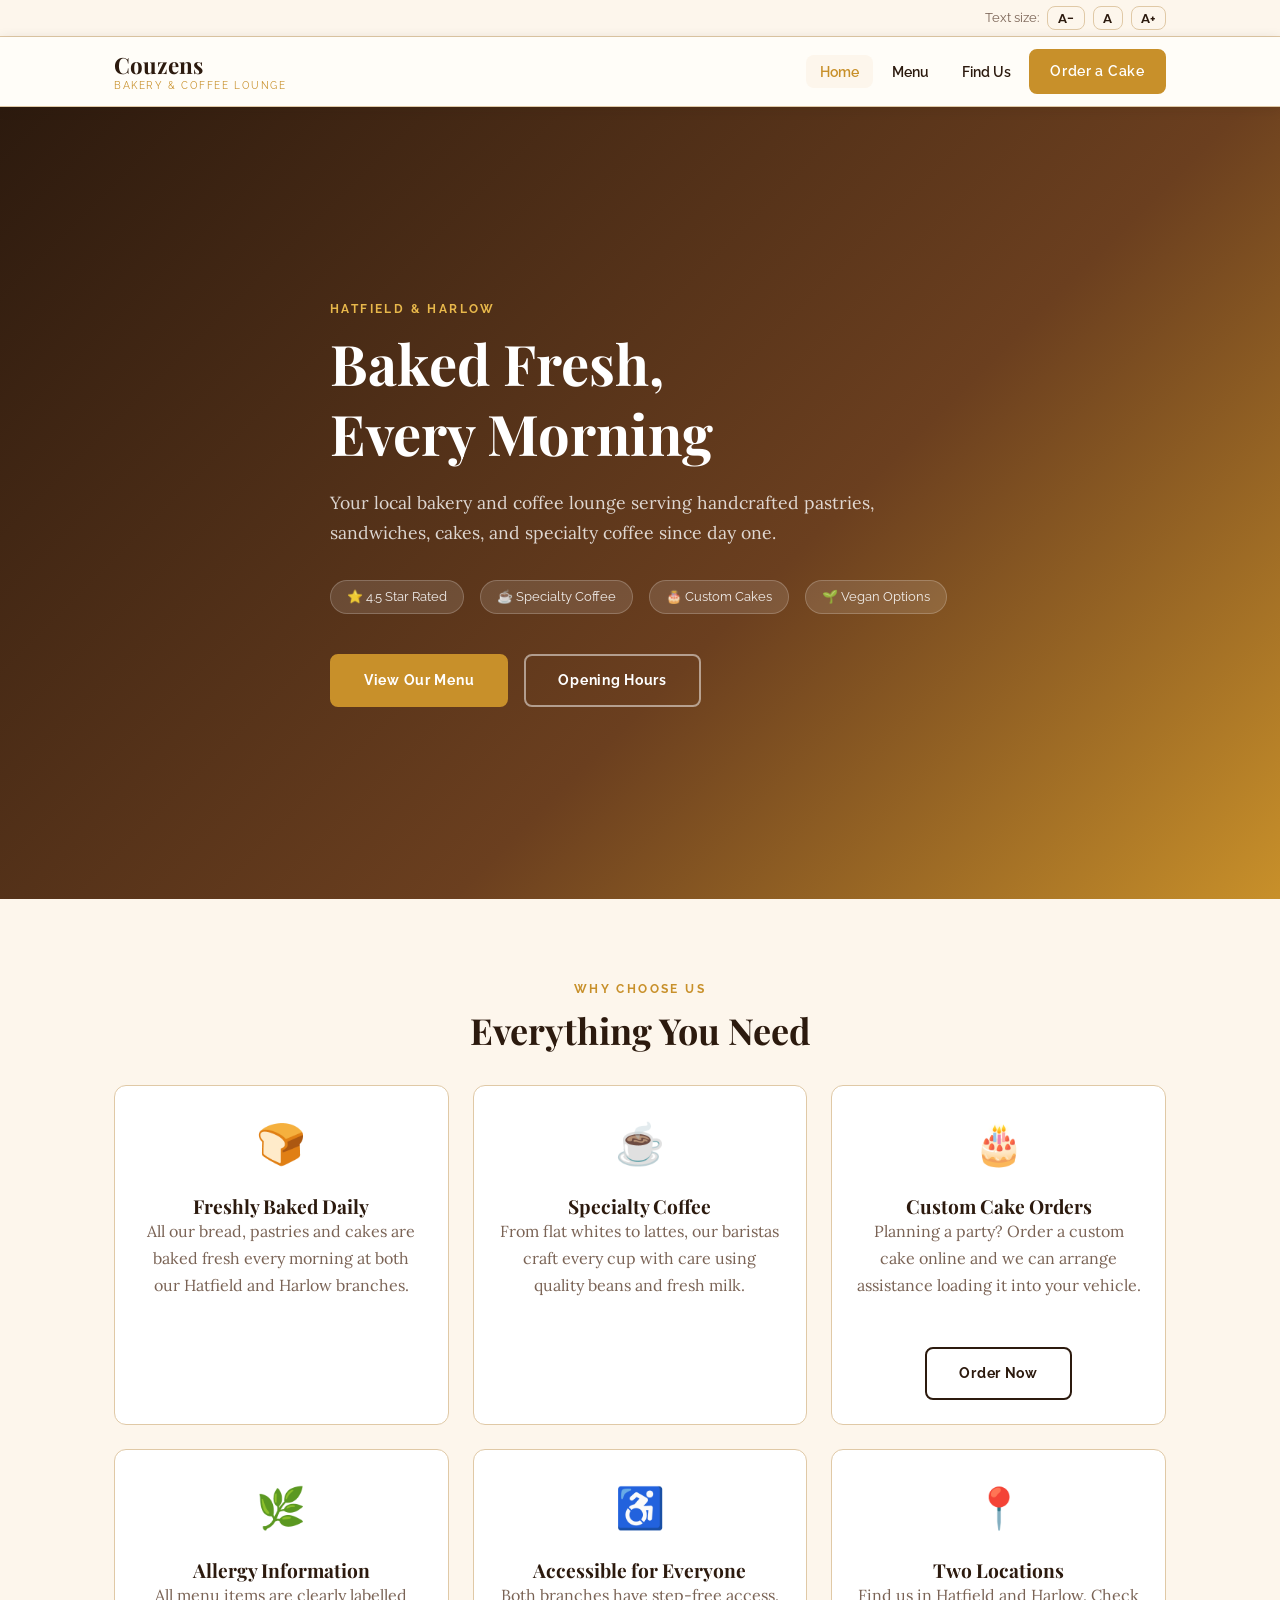
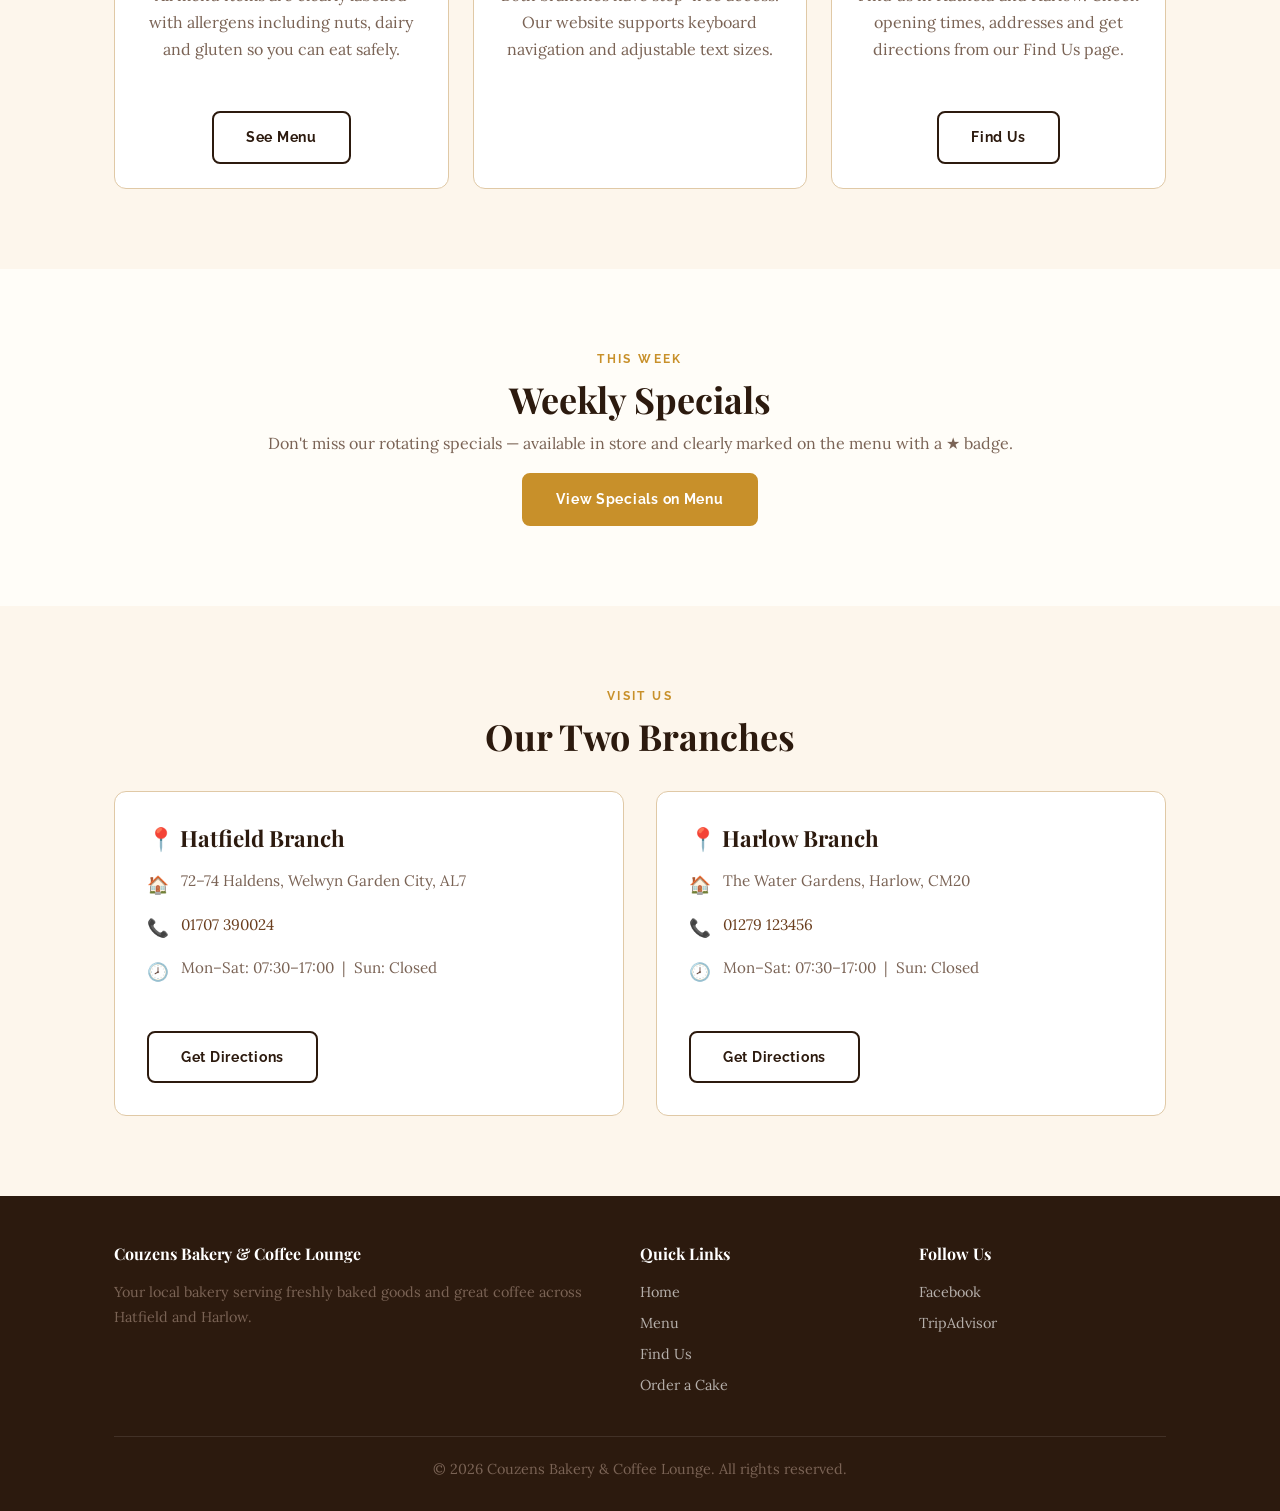
<file: index.html>
<!DOCTYPE html>
<html lang="en">
<head>
  <meta charset="UTF-8" />
  <meta name="viewport" content="width=device-width, initial-scale=1.0" />
  <meta name="description" content="Couzens Bakery and Coffee Lounge — freshly baked goods and great coffee in Hatfield and Harlow." />
  <title>Couzens Bakery & Coffee Lounge</title>
  <link rel="preconnect" href="https://fonts.googleapis.com" />
  <link rel="preconnect" href="https://fonts.gstatic.com" crossorigin />
  <link href="https://fonts.googleapis.com/css2?family=Playfair+Display:wght@400;700&family=Lora&family=Raleway:wght@400;600;700&display=swap" rel="stylesheet" />
  <link rel="stylesheet" href="css/style.css" />
</head>
<body>

  <a class="skip-link" href="#main">Skip to main content</a>

  <div class="a11y-bar" role="toolbar" aria-label="Text size controls">
    <div class="container">
      <span>Text size:</span>
      <button class="font-btn" data-action="decrease" aria-label="Decrease text size">A−</button>
      <button class="font-btn" data-action="reset"    aria-label="Reset text size">A</button>
      <button class="font-btn" data-action="increase" aria-label="Increase text size">A+</button>
    </div>
  </div>

  <nav class="navbar" aria-label="Main navigation">
    <div class="container">
      <a href="index.html" class="nav-logo" aria-label="Couzens Bakery home">
        Couzens
        <span>Bakery &amp; Coffee Lounge</span>
      </a>
      <button class="nav-toggle" aria-expanded="false" aria-controls="nav-links" aria-label="Toggle navigation menu">
        <span></span><span></span><span></span>
      </button>
      <ul class="nav-links" id="nav-links" role="list">
        <li><a href="index.html" class="active">Home</a></li>
        <li><a href="menu.html">Menu</a></li>
        <li><a href="info.html">Find Us</a></li>
        <li><a href="order.html" class="btn btn-primary">Order a Cake</a></li>
      </ul>
    </div>
  </nav>

  <main id="main">

    <section class="hero" aria-labelledby="hero-heading">
      <div class="container">
        <div class="hero-content">
          <span class="section-label">Hatfield &amp; Harlow</span>
          <h1 id="hero-heading">Baked Fresh,<br>Every Morning</h1>
          <p>Your local bakery and coffee lounge serving handcrafted pastries, sandwiches, cakes, and specialty coffee since day one.</p>
          <div class="hero-badges" aria-label="Highlights">
            <span class="hero-badge">⭐ 4.5 Star Rated</span>
            <span class="hero-badge">☕ Specialty Coffee</span>
            <span class="hero-badge">🎂 Custom Cakes</span>
            <span class="hero-badge">🌱 Vegan Options</span>
          </div>
          <div class="hero-ctas">
            <a href="menu.html" class="btn btn-primary">View Our Menu</a>
            <a href="info.html" class="btn btn-outline">Opening Hours</a>
          </div>
        </div>
      </div>
    </section>

    <section class="section section--alt" aria-labelledby="features-heading">
      <div class="container">
        <div class="text-center mb-2">
          <span class="section-label">Why Choose Us</span>
          <h2 id="features-heading">Everything You Need</h2>
        </div>
        <div class="features-grid">

          <article class="card">
            <div class="card-body text-center">
              <span class="card-icon" aria-hidden="true">🍞</span>
              <h3>Freshly Baked Daily</h3>
              <p>All our bread, pastries and cakes are baked fresh every morning at both our Hatfield and Harlow branches.</p>
            </div>
          </article>

          <article class="card">
            <div class="card-body text-center">
              <span class="card-icon" aria-hidden="true">☕</span>
              <h3>Specialty Coffee</h3>
              <p>From flat whites to lattes, our baristas craft every cup with care using quality beans and fresh milk.</p>
            </div>
          </article>

          <article class="card">
            <div class="card-body text-center">
              <span class="card-icon" aria-hidden="true">🎂</span>
              <h3>Custom Cake Orders</h3>
              <p>Planning a party? Order a custom cake online and we can arrange assistance loading it into your vehicle.</p>
              <a href="order.html" class="btn btn-outline mt-2">Order Now</a>
            </div>
          </article>

          <article class="card">
            <div class="card-body text-center">
              <span class="card-icon" aria-hidden="true">🌿</span>
              <h3>Allergy Information</h3>
              <p>All menu items are clearly labelled with allergens including nuts, dairy and gluten so you can eat safely.</p>
              <a href="menu.html" class="btn btn-outline mt-2">See Menu</a>
            </div>
          </article>

          <article class="card">
            <div class="card-body text-center">
              <span class="card-icon" aria-hidden="true">♿</span>
              <h3>Accessible for Everyone</h3>
              <p>Both branches have step-free access. Our website supports keyboard navigation and adjustable text sizes.</p>
            </div>
          </article>

          <article class="card">
            <div class="card-body text-center">
              <span class="card-icon" aria-hidden="true">📍</span>
              <h3>Two Locations</h3>
              <p>Find us in Hatfield and Harlow. Check opening times, addresses and get directions from our Find Us page.</p>
              <a href="info.html" class="btn btn-outline mt-2">Find Us</a>
            </div>
          </article>

        </div>
      </div>
    </section>

    <section class="section" aria-labelledby="specials-heading">
      <div class="container text-center">
        <span class="section-label">This Week</span>
        <h2 id="specials-heading">Weekly Specials</h2>
        <p>Don't miss our rotating specials — available in store and clearly marked on the menu with a ★ badge.</p>
        <a href="menu.html#specials" class="btn btn-primary">View Specials on Menu</a>
      </div>
    </section>

    <section class="section section--alt" aria-labelledby="branches-heading">
      <div class="container">
        <div class="text-center mb-2">
          <span class="section-label">Visit Us</span>
          <h2 id="branches-heading">Our Two Branches</h2>
        </div>
        <div class="branches-grid">
          <div class="branch-card">
            <h3>📍 Hatfield Branch</h3>
            <ul class="branch-info-list">
              <li><span class="icon" aria-hidden="true">🏠</span> 72–74 Haldens, Welwyn Garden City, AL7</li>
              <li><span class="icon" aria-hidden="true">📞</span> <a href="tel:01707390024">01707 390024</a></li>
              <li><span class="icon" aria-hidden="true">🕗</span> Mon–Sat: 07:30–17:00 &nbsp;|&nbsp; Sun: Closed</li>
            </ul>
            <a href="info.html" class="btn btn-outline mt-2">Get Directions</a>
          </div>
          <div class="branch-card">
            <h3>📍 Harlow Branch</h3>
            <ul class="branch-info-list">
              <li><span class="icon" aria-hidden="true">🏠</span> The Water Gardens, Harlow, CM20</li>
              <li><span class="icon" aria-hidden="true">📞</span> <a href="tel:01279123456">01279 123456</a></li>
              <li><span class="icon" aria-hidden="true">🕗</span> Mon–Sat: 07:30–17:00 &nbsp;|&nbsp; Sun: Closed</li>
            </ul>
            <a href="info.html" class="btn btn-outline mt-2">Get Directions</a>
          </div>
        </div>
      </div>
    </section>

  </main>

  <footer class="footer" role="contentinfo">
    <div class="container">
      <div class="footer-grid">
        <div>
          <h4>Couzens Bakery &amp; Coffee Lounge</h4>
          <p>Your local bakery serving freshly baked goods and great coffee across Hatfield and Harlow.</p>
        </div>
        <div>
          <h4>Quick Links</h4>
          <ul>
            <li><a href="index.html">Home</a></li>
            <li><a href="menu.html">Menu</a></li>
            <li><a href="info.html">Find Us</a></li>
            <li><a href="order.html">Order a Cake</a></li>
          </ul>
        </div>
        <div>
          <h4>Follow Us</h4>
          <ul>
            <li><a href="https://www.facebook.com" target="_blank" rel="noopener noreferrer">Facebook</a></li>
            <li><a href="https://www.tripadvisor.co.uk" target="_blank" rel="noopener noreferrer">TripAdvisor</a></li>
          </ul>
        </div>
      </div>
      <div class="footer-bottom">
        <p>&copy; 2026 Couzens Bakery &amp; Coffee Lounge. All rights reserved.</p>
      </div>
    </div>
  </footer>

  <script src="js/main.js"></script>
</body>
</html>
</file>
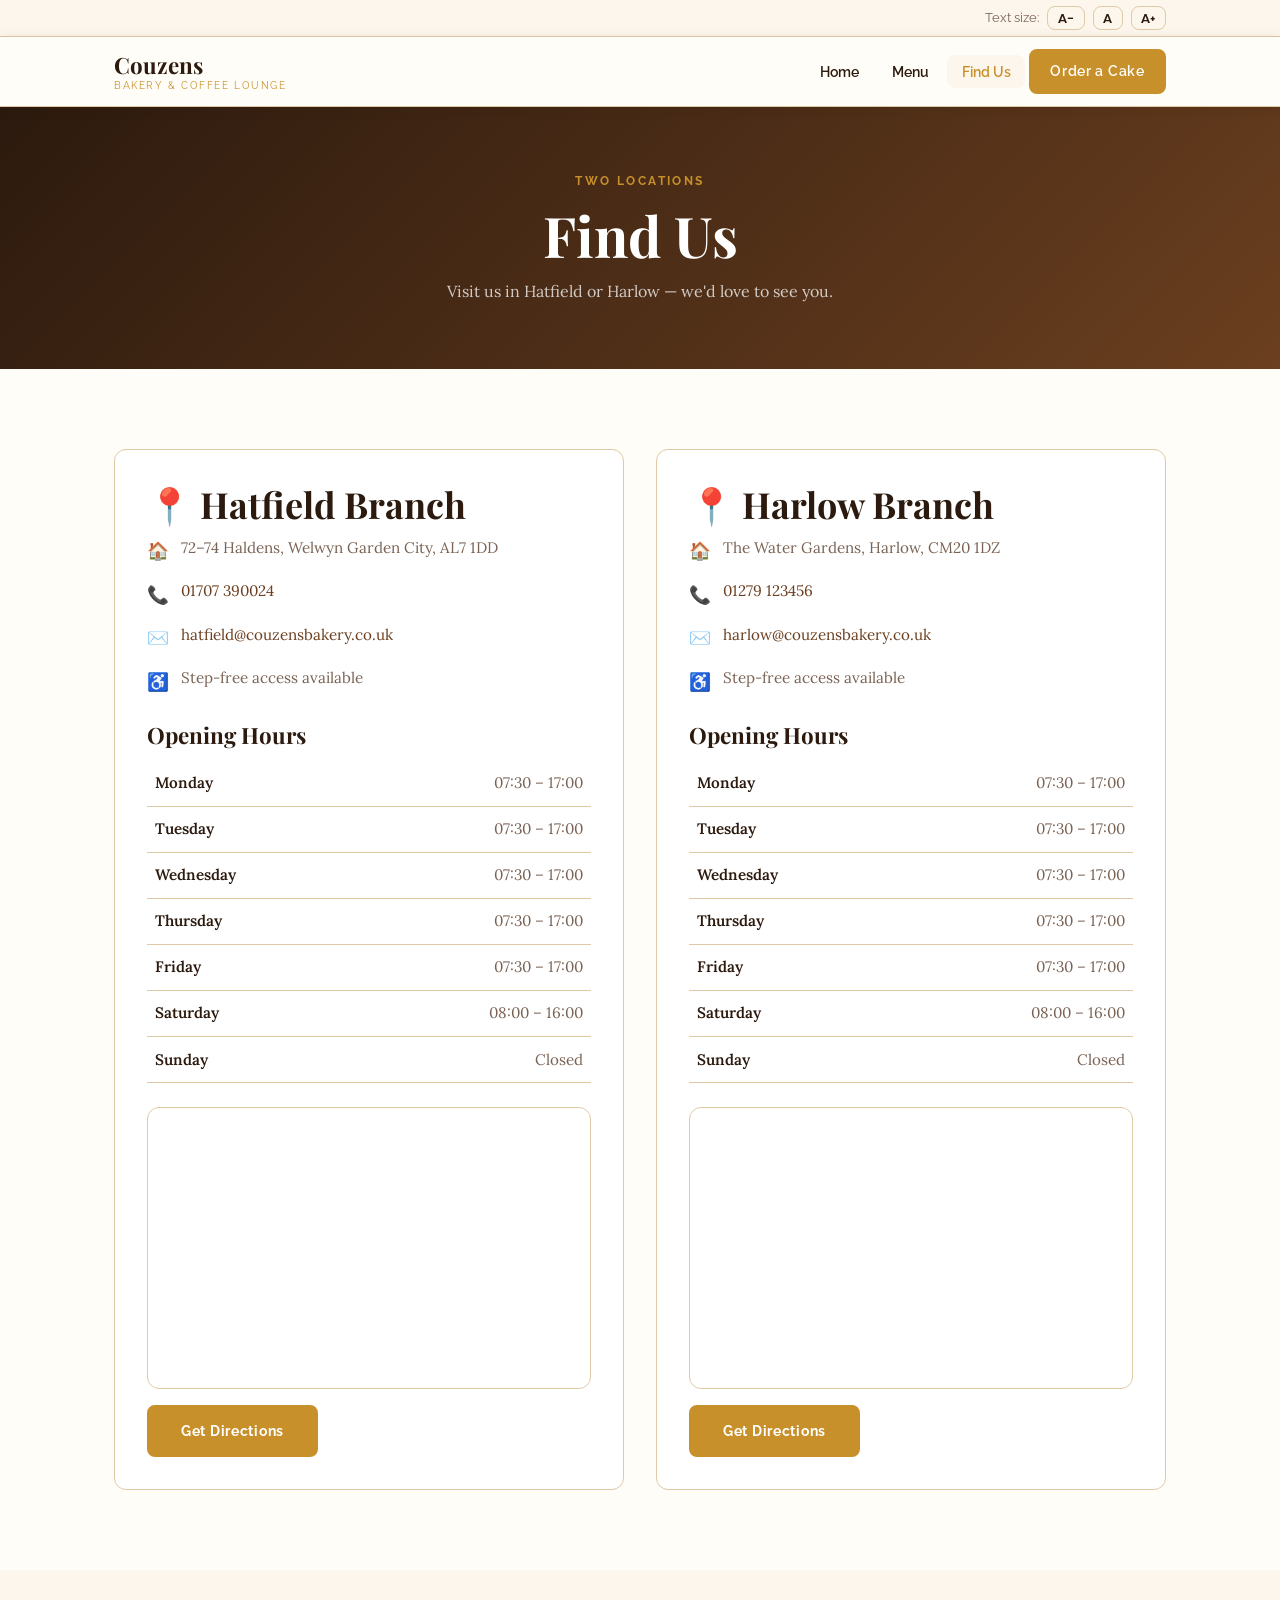
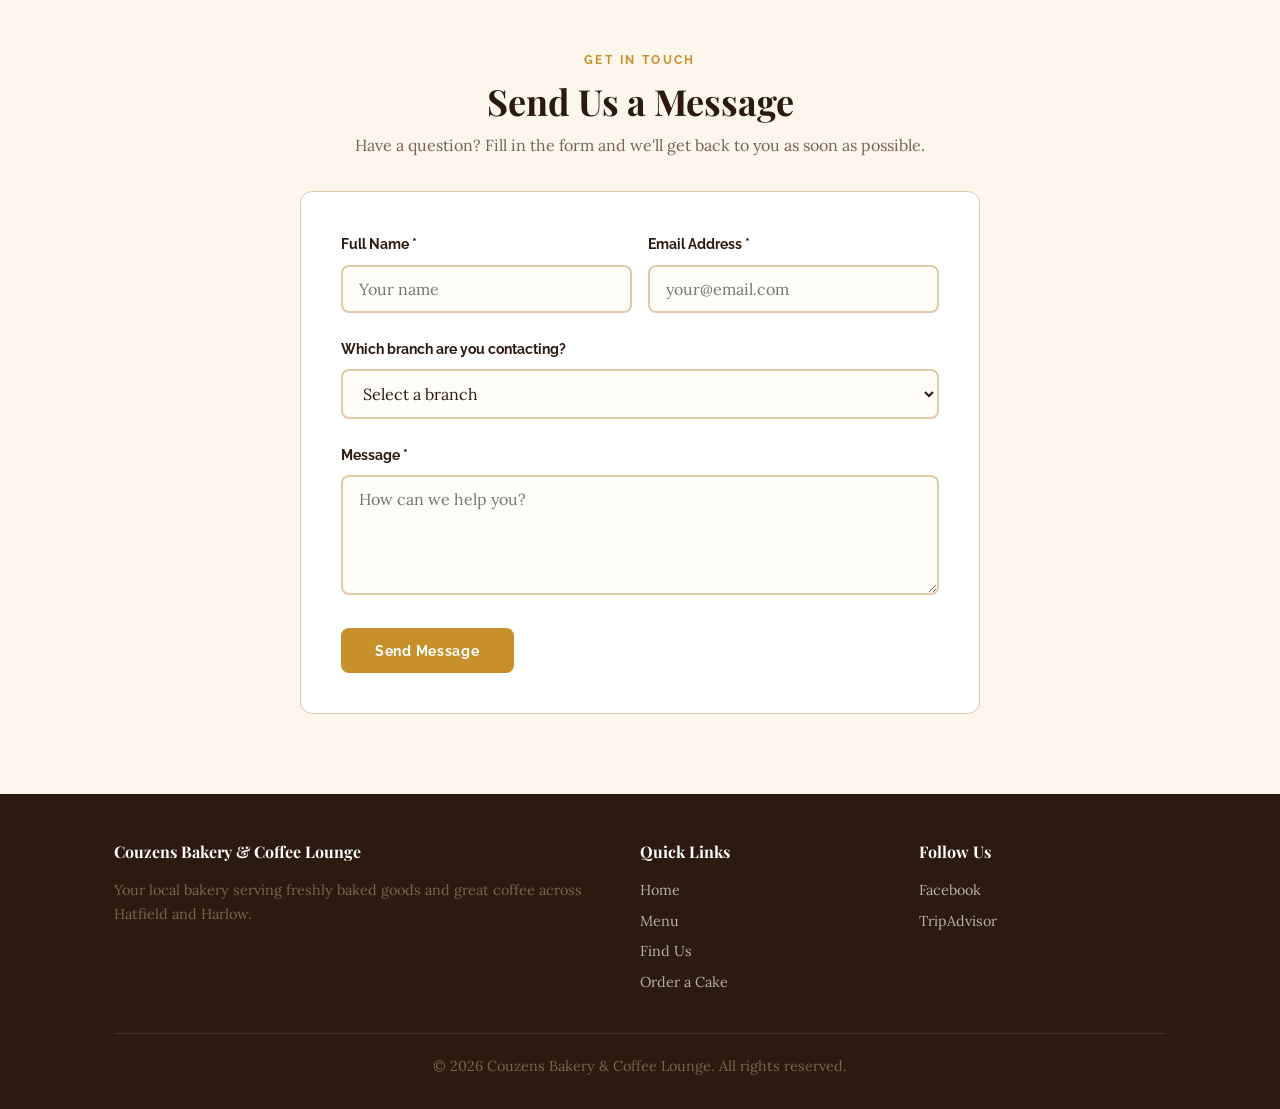
<file: info.html>
<!DOCTYPE html>
<html lang="en">
<head>
  <meta charset="UTF-8" />
  <meta name="viewport" content="width=device-width, initial-scale=1.0" />
  <meta name="description" content="Find Couzens Bakery opening hours, addresses and directions for our Hatfield and Harlow branches." />
  <title>Find Us — Couzens Bakery & Coffee Lounge</title>
  <link rel="preconnect" href="https://fonts.googleapis.com" />
  <link rel="preconnect" href="https://fonts.gstatic.com" crossorigin />
  <link href="https://fonts.googleapis.com/css2?family=Playfair+Display:wght@400;700&family=Lora&family=Raleway:wght@400;600;700&display=swap" rel="stylesheet" />
  <link rel="stylesheet" href="css/style.css" />
</head>
<body>

  <a class="skip-link" href="#main">Skip to main content</a>

  <div class="a11y-bar" role="toolbar" aria-label="Text size controls">
    <div class="container">
      <span>Text size:</span>
      <button class="font-btn" data-action="decrease" aria-label="Decrease text size">A−</button>
      <button class="font-btn" data-action="reset"    aria-label="Reset text size">A</button>
      <button class="font-btn" data-action="increase" aria-label="Increase text size">A+</button>
    </div>
  </div>

  <nav class="navbar" aria-label="Main navigation">
    <div class="container">
      <a href="index.html" class="nav-logo" aria-label="Couzens Bakery home">
        Couzens
        <span>Bakery &amp; Coffee Lounge</span>
      </a>
      <button class="nav-toggle" aria-expanded="false" aria-controls="nav-links" aria-label="Toggle navigation menu">
        <span></span><span></span><span></span>
      </button>
      <ul class="nav-links" id="nav-links" role="list">
        <li><a href="index.html">Home</a></li>
        <li><a href="menu.html">Menu</a></li>
        <li><a href="info.html" class="active">Find Us</a></li>
        <li><a href="order.html" class="btn btn-primary">Order a Cake</a></li>
      </ul>
    </div>
  </nav>

  <main id="main">

    <div class="page-hero">
      <div class="container">
        <span class="section-label">Two Locations</span>
        <h1>Find Us</h1>
        <p>Visit us in Hatfield or Harlow — we'd love to see you.</p>
      </div>
    </div>

    <section class="section">
      <div class="container">
        <div class="branches-grid">

          <div class="branch-card">
            <h2>📍 Hatfield Branch</h2>
            <ul class="branch-info-list" style="margin-bottom:1.5rem;">
              <li>
                <span class="icon" aria-hidden="true">🏠</span>
                <span>72–74 Haldens, Welwyn Garden City, AL7 1DD</span>
              </li>
              <li>
                <span class="icon" aria-hidden="true">📞</span>
                <span><a href="tel:01707390024">01707 390024</a></span>
              </li>
              <li>
                <span class="icon" aria-hidden="true">✉️</span>
                <span><a href="mailto:hatfield@couzensbakery.co.uk">hatfield@couzensbakery.co.uk</a></span>
              </li>
              <li>
                <span class="icon" aria-hidden="true">♿</span>
                <span>Step-free access available</span>
              </li>
            </ul>

            <h3 style="margin-bottom:0.75rem;">Opening Hours</h3>
            <table class="hours-table" aria-label="Hatfield branch opening hours">
              <tbody>
                <tr><td>Monday</td><td>07:30 – 17:00</td></tr>
                <tr><td>Tuesday</td><td>07:30 – 17:00</td></tr>
                <tr><td>Wednesday</td><td>07:30 – 17:00</td></tr>
                <tr><td>Thursday</td><td>07:30 – 17:00</td></tr>
                <tr><td>Friday</td><td>07:30 – 17:00</td></tr>
                <tr><td>Saturday</td><td>08:00 – 16:00</td></tr>
                <tr><td>Sunday</td><td>Closed</td></tr>
              </tbody>
            </table>

            <div class="map-container" style="margin-top:1.5rem;">
              <iframe
                title="Couzens Bakery Hatfield location map"
                src="https://www.google.com/maps/embed?pb=!1m18!1m12!1m3!1d2467.0!2d-0.2!3d51.76!2m3!1f0!2f0!3f0!3m2!1i1024!2i768!4f13.1!3m3!1m2!1s0x0%3A0x0!2zNTHCsDQ1JzM2LjAiTiAwwrAxMicwMC4wIlc!5e0!3m2!1sen!2suk!4v1234567890"
                allowfullscreen=""
                loading="lazy"
                referrerpolicy="no-referrer-when-downgrade">
              </iframe>
            </div>

            <a
              href="https://www.google.com/maps/dir/?api=1&destination=72+Haldens+Welwyn+Garden+City"
              target="_blank"
              rel="noopener noreferrer"
              class="btn btn-primary"
              style="margin-top:1rem;">
              Get Directions
            </a>
          </div>

          <div class="branch-card">
            <h2>📍 Harlow Branch</h2>
            <ul class="branch-info-list" style="margin-bottom:1.5rem;">
              <li>
                <span class="icon" aria-hidden="true">🏠</span>
                <span>The Water Gardens, Harlow, CM20 1DZ</span>
              </li>
              <li>
                <span class="icon" aria-hidden="true">📞</span>
                <span><a href="tel:01279123456">01279 123456</a></span>
              </li>
              <li>
                <span class="icon" aria-hidden="true">✉️</span>
                <span><a href="mailto:harlow@couzensbakery.co.uk">harlow@couzensbakery.co.uk</a></span>
              </li>
              <li>
                <span class="icon" aria-hidden="true">♿</span>
                <span>Step-free access available</span>
              </li>
            </ul>

            <h3 style="margin-bottom:0.75rem;">Opening Hours</h3>
            <table class="hours-table" aria-label="Harlow branch opening hours">
              <tbody>
                <tr><td>Monday</td><td>07:30 – 17:00</td></tr>
                <tr><td>Tuesday</td><td>07:30 – 17:00</td></tr>
                <tr><td>Wednesday</td><td>07:30 – 17:00</td></tr>
                <tr><td>Thursday</td><td>07:30 – 17:00</td></tr>
                <tr><td>Friday</td><td>07:30 – 17:00</td></tr>
                <tr><td>Saturday</td><td>08:00 – 16:00</td></tr>
                <tr><td>Sunday</td><td>Closed</td></tr>
              </tbody>
            </table>

            <div class="map-container" style="margin-top:1.5rem;">
              <iframe
                title="Couzens Bakery Harlow location map"
                src="https://www.google.com/maps/embed?pb=!1m18!1m12!1m3!1d2470.0!2d0.1!3d51.77!2m3!1f0!2f0!3f0!3m2!1i1024!2i768!4f13.1!3m3!1m2!1s0x0%3A0x0!2zNTHCsDQ2JzEyLjAiTiAwwrAwNicwMC4wIkU!5e0!3m2!1sen!2suk!4v1234567891"
                allowfullscreen=""
                loading="lazy"
                referrerpolicy="no-referrer-when-downgrade">
              </iframe>
            </div>

            <a
              href="https://www.google.com/maps/dir/?api=1&destination=Water+Gardens+Harlow+Essex"
              target="_blank"
              rel="noopener noreferrer"
              class="btn btn-primary"
              style="margin-top:1rem;">
              Get Directions
            </a>
          </div>

        </div>
      </div>
    </section>

    <section class="section section--alt" aria-labelledby="contact-heading">
      <div class="container">
        <div class="text-center mb-2">
          <span class="section-label">Get In Touch</span>
          <h2 id="contact-heading">Send Us a Message</h2>
          <p>Have a question? Fill in the form and we'll get back to you as soon as possible.</p>
        </div>

        <div class="form-card">
          <form id="contact-form" novalidate>

            <div class="form-row">
              <div class="form-group">
                <label for="contact-name">Full Name <span aria-hidden="true">*</span></label>
                <input type="text" id="contact-name" name="name" required autocomplete="name" placeholder="Your name" />
              </div>
              <div class="form-group">
                <label for="contact-email">Email Address <span aria-hidden="true">*</span></label>
                <input type="email" id="contact-email" name="email" required autocomplete="email" placeholder="your@email.com" />
              </div>
            </div>

            <div class="form-group">
              <label for="contact-branch">Which branch are you contacting?</label>
              <select id="contact-branch" name="branch">
                <option value="">Select a branch</option>
                <option value="hatfield">Hatfield</option>
                <option value="harlow">Harlow</option>
                <option value="general">General enquiry</option>
              </select>
            </div>

            <div class="form-group">
              <label for="contact-message">Message <span aria-hidden="true">*</span></label>
              <textarea id="contact-message" name="message" required placeholder="How can we help you?"></textarea>
            </div>

            <button type="submit" class="btn btn-primary">Send Message</button>

            <div id="contact-success-msg" class="success-msg" role="alert" aria-live="polite">
              ✅ Thank you! Your message has been sent. We'll be in touch soon.
            </div>

          </form>
        </div>
      </div>
    </section>

  </main>

  <footer class="footer" role="contentinfo">
    <div class="container">
      <div class="footer-grid">
        <div>
          <h4>Couzens Bakery &amp; Coffee Lounge</h4>
          <p>Your local bakery serving freshly baked goods and great coffee across Hatfield and Harlow.</p>
        </div>
        <div>
          <h4>Quick Links</h4>
          <ul>
            <li><a href="index.html">Home</a></li>
            <li><a href="menu.html">Menu</a></li>
            <li><a href="info.html">Find Us</a></li>
            <li><a href="order.html">Order a Cake</a></li>
          </ul>
        </div>
        <div>
          <h4>Follow Us</h4>
          <ul>
            <li><a href="https://www.facebook.com" target="_blank" rel="noopener noreferrer">Facebook</a></li>
            <li><a href="https://www.tripadvisor.co.uk" target="_blank" rel="noopener noreferrer">TripAdvisor</a></li>
          </ul>
        </div>
      </div>
      <div class="footer-bottom">
        <p>&copy; 2026 Couzens Bakery &amp; Coffee Lounge. All rights reserved.</p>
      </div>
    </div>
  </footer>

  <script src="js/main.js"></script>
</body>
</html>
</file>
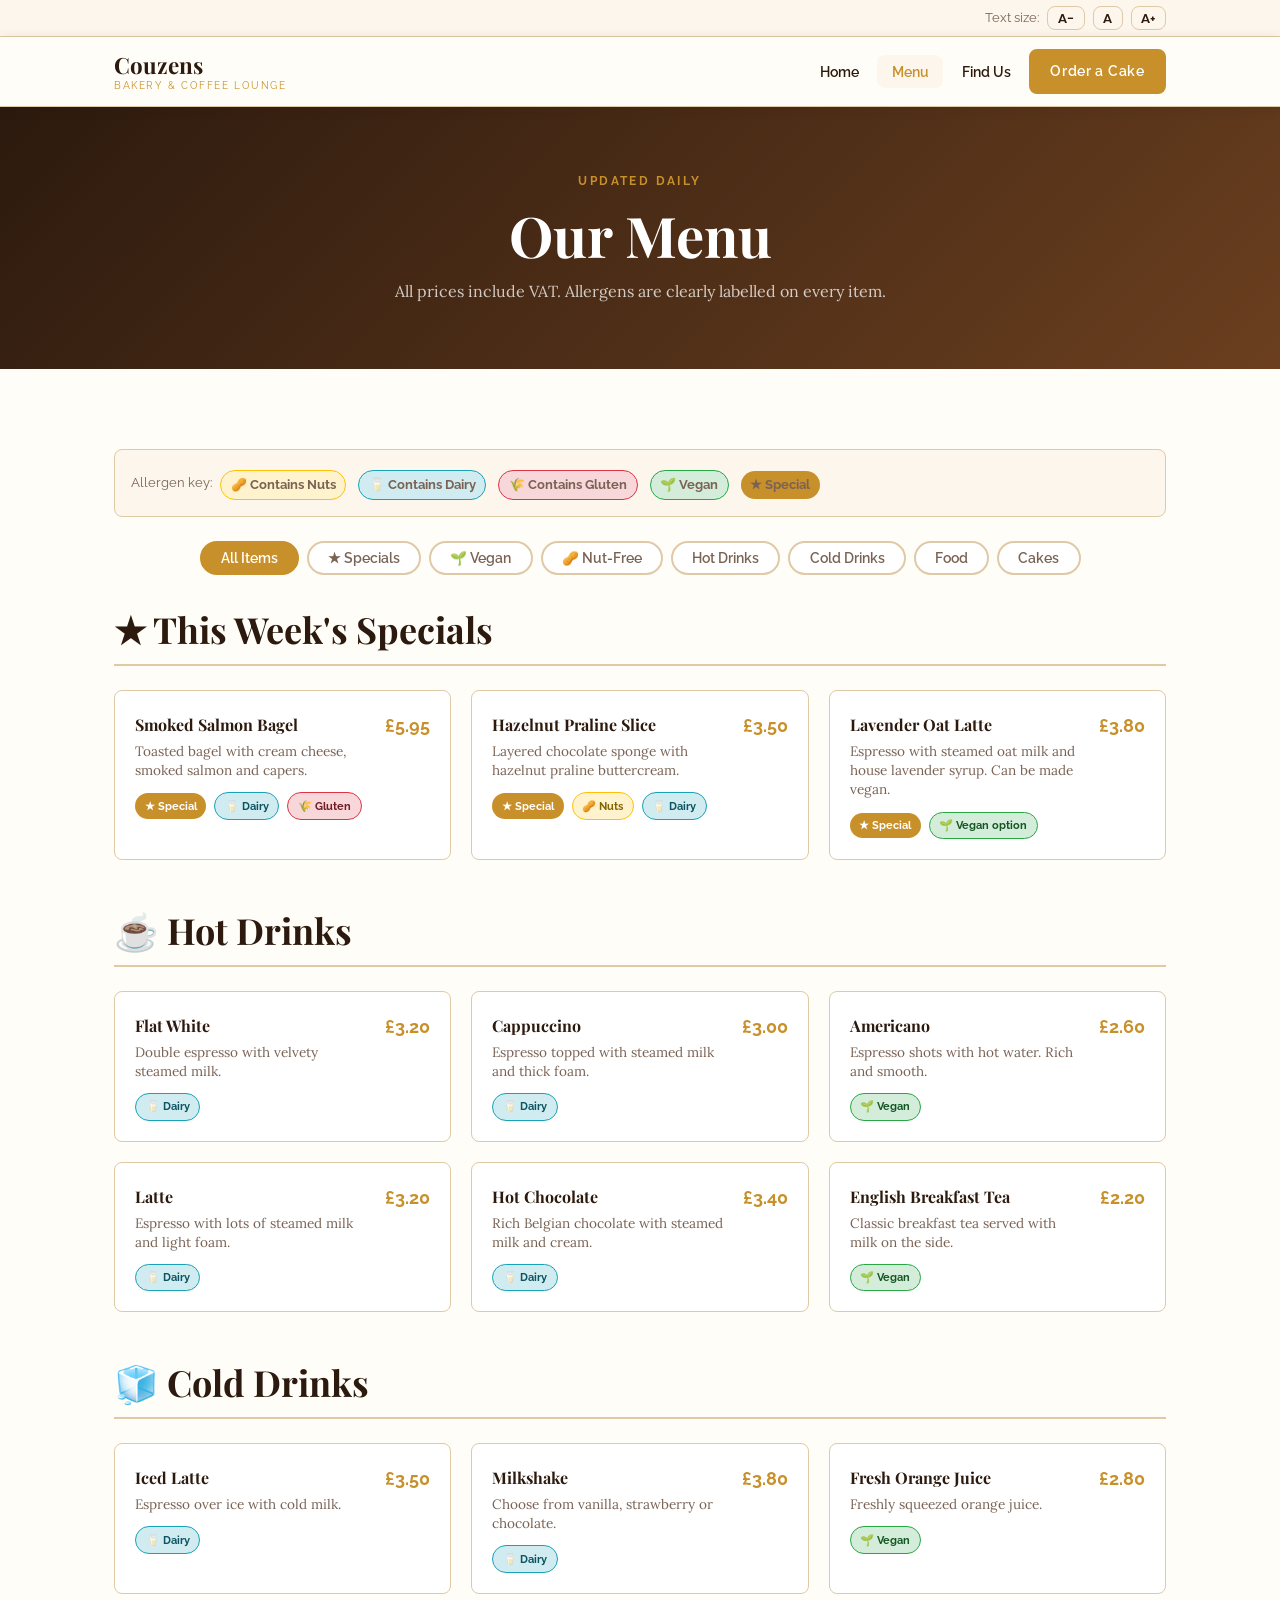
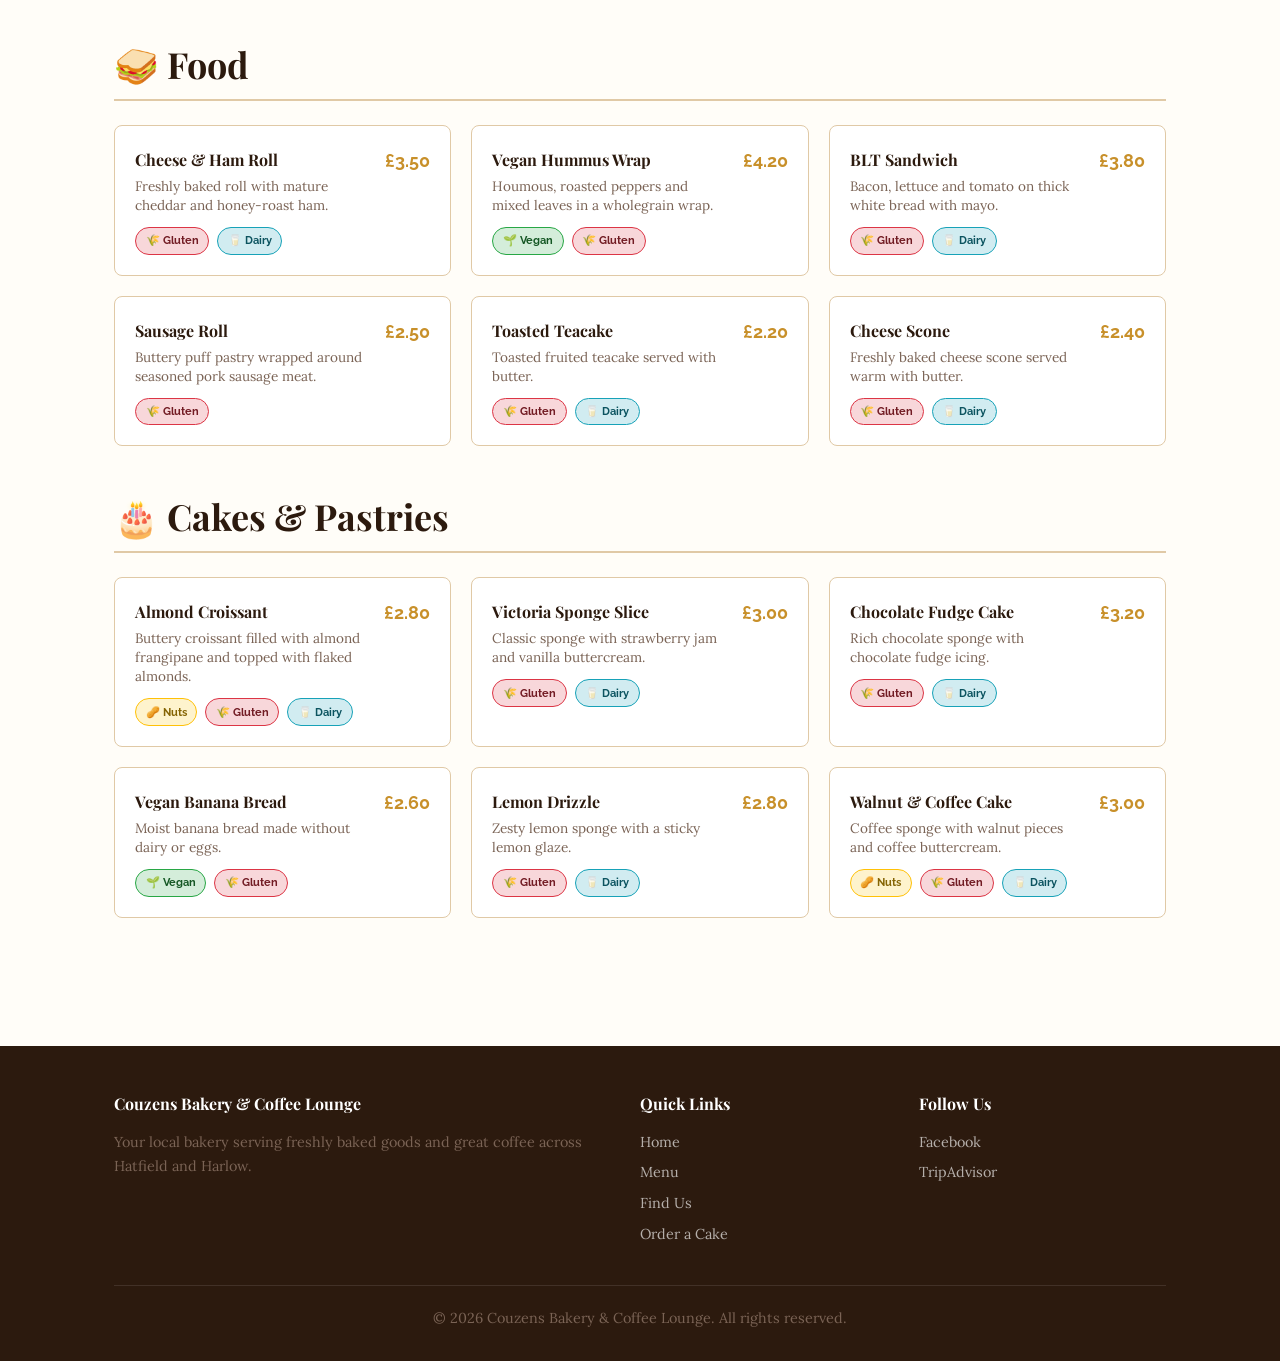
<file: menu.html>
<!DOCTYPE html>
<html lang="en">
<head>
  <meta charset="UTF-8" />
  <meta name="viewport" content="width=device-width, initial-scale=1.0" />
  <meta name="description" content="View the full Couzens Bakery menu including allergen information, specials and prices." />
  <title>Menu — Couzens Bakery & Coffee Lounge</title>
  <link rel="preconnect" href="https://fonts.googleapis.com" />
  <link rel="preconnect" href="https://fonts.gstatic.com" crossorigin />
  <link href="https://fonts.googleapis.com/css2?family=Playfair+Display:wght@400;700&family=Lora&family=Raleway:wght@400;600;700&display=swap" rel="stylesheet" />
  <link rel="stylesheet" href="css/style.css" />
</head>
<body>

  <a class="skip-link" href="#main">Skip to main content</a>

  <div class="a11y-bar" role="toolbar" aria-label="Text size controls">
    <div class="container">
      <span>Text size:</span>
      <button class="font-btn" data-action="decrease" aria-label="Decrease text size">A−</button>
      <button class="font-btn" data-action="reset"    aria-label="Reset text size">A</button>
      <button class="font-btn" data-action="increase" aria-label="Increase text size">A+</button>
    </div>
  </div>

  <nav class="navbar" aria-label="Main navigation">
    <div class="container">
      <a href="index.html" class="nav-logo" aria-label="Couzens Bakery home">
        Couzens
        <span>Bakery &amp; Coffee Lounge</span>
      </a>
      <button class="nav-toggle" aria-expanded="false" aria-controls="nav-links" aria-label="Toggle navigation menu">
        <span></span><span></span><span></span>
      </button>
      <ul class="nav-links" id="nav-links" role="list">
        <li><a href="index.html">Home</a></li>
        <li><a href="menu.html" class="active">Menu</a></li>
        <li><a href="info.html">Find Us</a></li>
        <li><a href="order.html" class="btn btn-primary">Order a Cake</a></li>
      </ul>
    </div>
  </nav>

  <main id="main">

    <div class="page-hero">
      <div class="container">
        <span class="section-label">Updated Daily</span>
        <h1>Our Menu</h1>
        <p>All prices include VAT. Allergens are clearly labelled on every item.</p>
      </div>
    </div>

    <section class="section">
      <div class="container">

        <div class="tag-legend" role="note" aria-label="Allergen key">
          <span>Allergen key:</span>
          <span class="badge badge-nut">🥜 Contains Nuts</span>
          <span class="badge badge-dairy">🥛 Contains Dairy</span>
          <span class="badge badge-gluten">🌾 Contains Gluten</span>
          <span class="badge badge-vegan">🌱 Vegan</span>
          <span class="badge badge-special">★ Special</span>
        </div>

        <div class="menu-filter" role="group" aria-label="Filter menu items">
          <button class="filter-btn active" data-filter="all">All Items</button>
          <button class="filter-btn" data-filter="special">★ Specials</button>
          <button class="filter-btn" data-filter="vegan">🌱 Vegan</button>
          <button class="filter-btn" data-filter="nut">🥜 Nut-Free</button>
          <button class="filter-btn" data-filter="hot-drinks">Hot Drinks</button>
          <button class="filter-btn" data-filter="cold-drinks">Cold Drinks</button>
          <button class="filter-btn" data-filter="food">Food</button>
          <button class="filter-btn" data-filter="cakes">Cakes</button>
        </div>

        <div class="menu-section" id="specials">
          <h2>★ This Week's Specials</h2>
          <div class="menu-grid">

            <article class="menu-item" data-tags="special,food,dairy,gluten">
              <div class="menu-item-info">
                <div class="menu-item-name">Smoked Salmon Bagel</div>
                <div class="menu-item-desc">Toasted bagel with cream cheese, smoked salmon and capers.</div>
                <span class="badge badge-special">★ Special</span>
                <span class="badge badge-dairy">🥛 Dairy</span>
                <span class="badge badge-gluten">🌾 Gluten</span>
              </div>
              <div class="menu-item-price">£5.95</div>
            </article>

            <article class="menu-item" data-tags="special,cakes,dairy,nut">
              <div class="menu-item-info">
                <div class="menu-item-name">Hazelnut Praline Slice</div>
                <div class="menu-item-desc">Layered chocolate sponge with hazelnut praline buttercream.</div>
                <span class="badge badge-special">★ Special</span>
                <span class="badge badge-nut">🥜 Nuts</span>
                <span class="badge badge-dairy">🥛 Dairy</span>
              </div>
              <div class="menu-item-price">£3.50</div>
            </article>

            <article class="menu-item" data-tags="special,hot-drinks,dairy,vegan">
              <div class="menu-item-info">
                <div class="menu-item-name">Lavender Oat Latte</div>
                <div class="menu-item-desc">Espresso with steamed oat milk and house lavender syrup. Can be made vegan.</div>
                <span class="badge badge-special">★ Special</span>
                <span class="badge badge-vegan">🌱 Vegan option</span>
              </div>
              <div class="menu-item-price">£3.80</div>
            </article>

          </div>
        </div>

        <div class="menu-section">
          <h2>☕ Hot Drinks</h2>
          <div class="menu-grid">

            <article class="menu-item" data-tags="hot-drinks,dairy">
              <div class="menu-item-info">
                <div class="menu-item-name">Flat White</div>
                <div class="menu-item-desc">Double espresso with velvety steamed milk.</div>
                <span class="badge badge-dairy">🥛 Dairy</span>
              </div>
              <div class="menu-item-price">£3.20</div>
            </article>

            <article class="menu-item" data-tags="hot-drinks,dairy">
              <div class="menu-item-info">
                <div class="menu-item-name">Cappuccino</div>
                <div class="menu-item-desc">Espresso topped with steamed milk and thick foam.</div>
                <span class="badge badge-dairy">🥛 Dairy</span>
              </div>
              <div class="menu-item-price">£3.00</div>
            </article>

            <article class="menu-item" data-tags="hot-drinks,vegan">
              <div class="menu-item-info">
                <div class="menu-item-name">Americano</div>
                <div class="menu-item-desc">Espresso shots with hot water. Rich and smooth.</div>
                <span class="badge badge-vegan">🌱 Vegan</span>
              </div>
              <div class="menu-item-price">£2.60</div>
            </article>

            <article class="menu-item" data-tags="hot-drinks,dairy">
              <div class="menu-item-info">
                <div class="menu-item-name">Latte</div>
                <div class="menu-item-desc">Espresso with lots of steamed milk and light foam.</div>
                <span class="badge badge-dairy">🥛 Dairy</span>
              </div>
              <div class="menu-item-price">£3.20</div>
            </article>

            <article class="menu-item" data-tags="hot-drinks,dairy">
              <div class="menu-item-info">
                <div class="menu-item-name">Hot Chocolate</div>
                <div class="menu-item-desc">Rich Belgian chocolate with steamed milk and cream.</div>
                <span class="badge badge-dairy">🥛 Dairy</span>
              </div>
              <div class="menu-item-price">£3.40</div>
            </article>

            <article class="menu-item" data-tags="hot-drinks,vegan">
              <div class="menu-item-info">
                <div class="menu-item-name">English Breakfast Tea</div>
                <div class="menu-item-desc">Classic breakfast tea served with milk on the side.</div>
                <span class="badge badge-vegan">🌱 Vegan</span>
              </div>
              <div class="menu-item-price">£2.20</div>
            </article>

          </div>
        </div>

        <div class="menu-section">
          <h2>🧊 Cold Drinks</h2>
          <div class="menu-grid">

            <article class="menu-item" data-tags="cold-drinks,dairy">
              <div class="menu-item-info">
                <div class="menu-item-name">Iced Latte</div>
                <div class="menu-item-desc">Espresso over ice with cold milk.</div>
                <span class="badge badge-dairy">🥛 Dairy</span>
              </div>
              <div class="menu-item-price">£3.50</div>
            </article>

            <article class="menu-item" data-tags="cold-drinks,dairy">
              <div class="menu-item-info">
                <div class="menu-item-name">Milkshake</div>
                <div class="menu-item-desc">Choose from vanilla, strawberry or chocolate.</div>
                <span class="badge badge-dairy">🥛 Dairy</span>
              </div>
              <div class="menu-item-price">£3.80</div>
            </article>

            <article class="menu-item" data-tags="cold-drinks,vegan">
              <div class="menu-item-info">
                <div class="menu-item-name">Fresh Orange Juice</div>
                <div class="menu-item-desc">Freshly squeezed orange juice.</div>
                <span class="badge badge-vegan">🌱 Vegan</span>
              </div>
              <div class="menu-item-price">£2.80</div>
            </article>

          </div>
        </div>

        <div class="menu-section">
          <h2>🥪 Food</h2>
          <div class="menu-grid">

            <article class="menu-item" data-tags="food,gluten,dairy">
              <div class="menu-item-info">
                <div class="menu-item-name">Cheese &amp; Ham Roll</div>
                <div class="menu-item-desc">Freshly baked roll with mature cheddar and honey-roast ham.</div>
                <span class="badge badge-gluten">🌾 Gluten</span>
                <span class="badge badge-dairy">🥛 Dairy</span>
              </div>
              <div class="menu-item-price">£3.50</div>
            </article>

            <article class="menu-item" data-tags="food,gluten,vegan">
              <div class="menu-item-info">
                <div class="menu-item-name">Vegan Hummus Wrap</div>
                <div class="menu-item-desc">Houmous, roasted peppers and mixed leaves in a wholegrain wrap.</div>
                <span class="badge badge-vegan">🌱 Vegan</span>
                <span class="badge badge-gluten">🌾 Gluten</span>
              </div>
              <div class="menu-item-price">£4.20</div>
            </article>

            <article class="menu-item" data-tags="food,gluten,dairy">
              <div class="menu-item-info">
                <div class="menu-item-name">BLT Sandwich</div>
                <div class="menu-item-desc">Bacon, lettuce and tomato on thick white bread with mayo.</div>
                <span class="badge badge-gluten">🌾 Gluten</span>
                <span class="badge badge-dairy">🥛 Dairy</span>
              </div>
              <div class="menu-item-price">£3.80</div>
            </article>

            <article class="menu-item" data-tags="food,gluten">
              <div class="menu-item-info">
                <div class="menu-item-name">Sausage Roll</div>
                <div class="menu-item-desc">Buttery puff pastry wrapped around seasoned pork sausage meat.</div>
                <span class="badge badge-gluten">🌾 Gluten</span>
              </div>
              <div class="menu-item-price">£2.50</div>
            </article>

            <article class="menu-item" data-tags="food,gluten,dairy">
              <div class="menu-item-info">
                <div class="menu-item-name">Toasted Teacake</div>
                <div class="menu-item-desc">Toasted fruited teacake served with butter.</div>
                <span class="badge badge-gluten">🌾 Gluten</span>
                <span class="badge badge-dairy">🥛 Dairy</span>
              </div>
              <div class="menu-item-price">£2.20</div>
            </article>

            <article class="menu-item" data-tags="food,gluten,dairy">
              <div class="menu-item-info">
                <div class="menu-item-name">Cheese Scone</div>
                <div class="menu-item-desc">Freshly baked cheese scone served warm with butter.</div>
                <span class="badge badge-gluten">🌾 Gluten</span>
                <span class="badge badge-dairy">🥛 Dairy</span>
              </div>
              <div class="menu-item-price">£2.40</div>
            </article>

          </div>
        </div>

        <div class="menu-section">
          <h2>🎂 Cakes &amp; Pastries</h2>
          <div class="menu-grid">

            <article class="menu-item" data-tags="cakes,gluten,dairy,nut">
              <div class="menu-item-info">
                <div class="menu-item-name">Almond Croissant</div>
                <div class="menu-item-desc">Buttery croissant filled with almond frangipane and topped with flaked almonds.</div>
                <span class="badge badge-nut">🥜 Nuts</span>
                <span class="badge badge-gluten">🌾 Gluten</span>
                <span class="badge badge-dairy">🥛 Dairy</span>
              </div>
              <div class="menu-item-price">£2.80</div>
            </article>

            <article class="menu-item" data-tags="cakes,gluten,dairy">
              <div class="menu-item-info">
                <div class="menu-item-name">Victoria Sponge Slice</div>
                <div class="menu-item-desc">Classic sponge with strawberry jam and vanilla buttercream.</div>
                <span class="badge badge-gluten">🌾 Gluten</span>
                <span class="badge badge-dairy">🥛 Dairy</span>
              </div>
              <div class="menu-item-price">£3.00</div>
            </article>

            <article class="menu-item" data-tags="cakes,gluten,dairy">
              <div class="menu-item-info">
                <div class="menu-item-name">Chocolate Fudge Cake</div>
                <div class="menu-item-desc">Rich chocolate sponge with chocolate fudge icing.</div>
                <span class="badge badge-gluten">🌾 Gluten</span>
                <span class="badge badge-dairy">🥛 Dairy</span>
              </div>
              <div class="menu-item-price">£3.20</div>
            </article>

            <article class="menu-item" data-tags="cakes,gluten,vegan">
              <div class="menu-item-info">
                <div class="menu-item-name">Vegan Banana Bread</div>
                <div class="menu-item-desc">Moist banana bread made without dairy or eggs.</div>
                <span class="badge badge-vegan">🌱 Vegan</span>
                <span class="badge badge-gluten">🌾 Gluten</span>
              </div>
              <div class="menu-item-price">£2.60</div>
            </article>

            <article class="menu-item" data-tags="cakes,gluten,dairy">
              <div class="menu-item-info">
                <div class="menu-item-name">Lemon Drizzle</div>
                <div class="menu-item-desc">Zesty lemon sponge with a sticky lemon glaze.</div>
                <span class="badge badge-gluten">🌾 Gluten</span>
                <span class="badge badge-dairy">🥛 Dairy</span>
              </div>
              <div class="menu-item-price">£2.80</div>
            </article>

            <article class="menu-item" data-tags="cakes,gluten,dairy,nut">
              <div class="menu-item-info">
                <div class="menu-item-name">Walnut &amp; Coffee Cake</div>
                <div class="menu-item-desc">Coffee sponge with walnut pieces and coffee buttercream.</div>
                <span class="badge badge-nut">🥜 Nuts</span>
                <span class="badge badge-gluten">🌾 Gluten</span>
                <span class="badge badge-dairy">🥛 Dairy</span>
              </div>
              <div class="menu-item-price">£3.00</div>
            </article>

          </div>
        </div>

      </div>
    </section>
  </main>

  <footer class="footer" role="contentinfo">
    <div class="container">
      <div class="footer-grid">
        <div>
          <h4>Couzens Bakery &amp; Coffee Lounge</h4>
          <p>Your local bakery serving freshly baked goods and great coffee across Hatfield and Harlow.</p>
        </div>
        <div>
          <h4>Quick Links</h4>
          <ul>
            <li><a href="index.html">Home</a></li>
            <li><a href="menu.html">Menu</a></li>
            <li><a href="info.html">Find Us</a></li>
            <li><a href="order.html">Order a Cake</a></li>
          </ul>
        </div>
        <div>
          <h4>Follow Us</h4>
          <ul>
            <li><a href="https://www.facebook.com" target="_blank" rel="noopener noreferrer">Facebook</a></li>
            <li><a href="https://www.tripadvisor.co.uk" target="_blank" rel="noopener noreferrer">TripAdvisor</a></li>
          </ul>
        </div>
      </div>
      <div class="footer-bottom">
        <p>&copy; 2026 Couzens Bakery &amp; Coffee Lounge. All rights reserved.</p>
      </div>
    </div>
  </footer>

  <script src="js/main.js"></script>
</body>
</html>
</file>
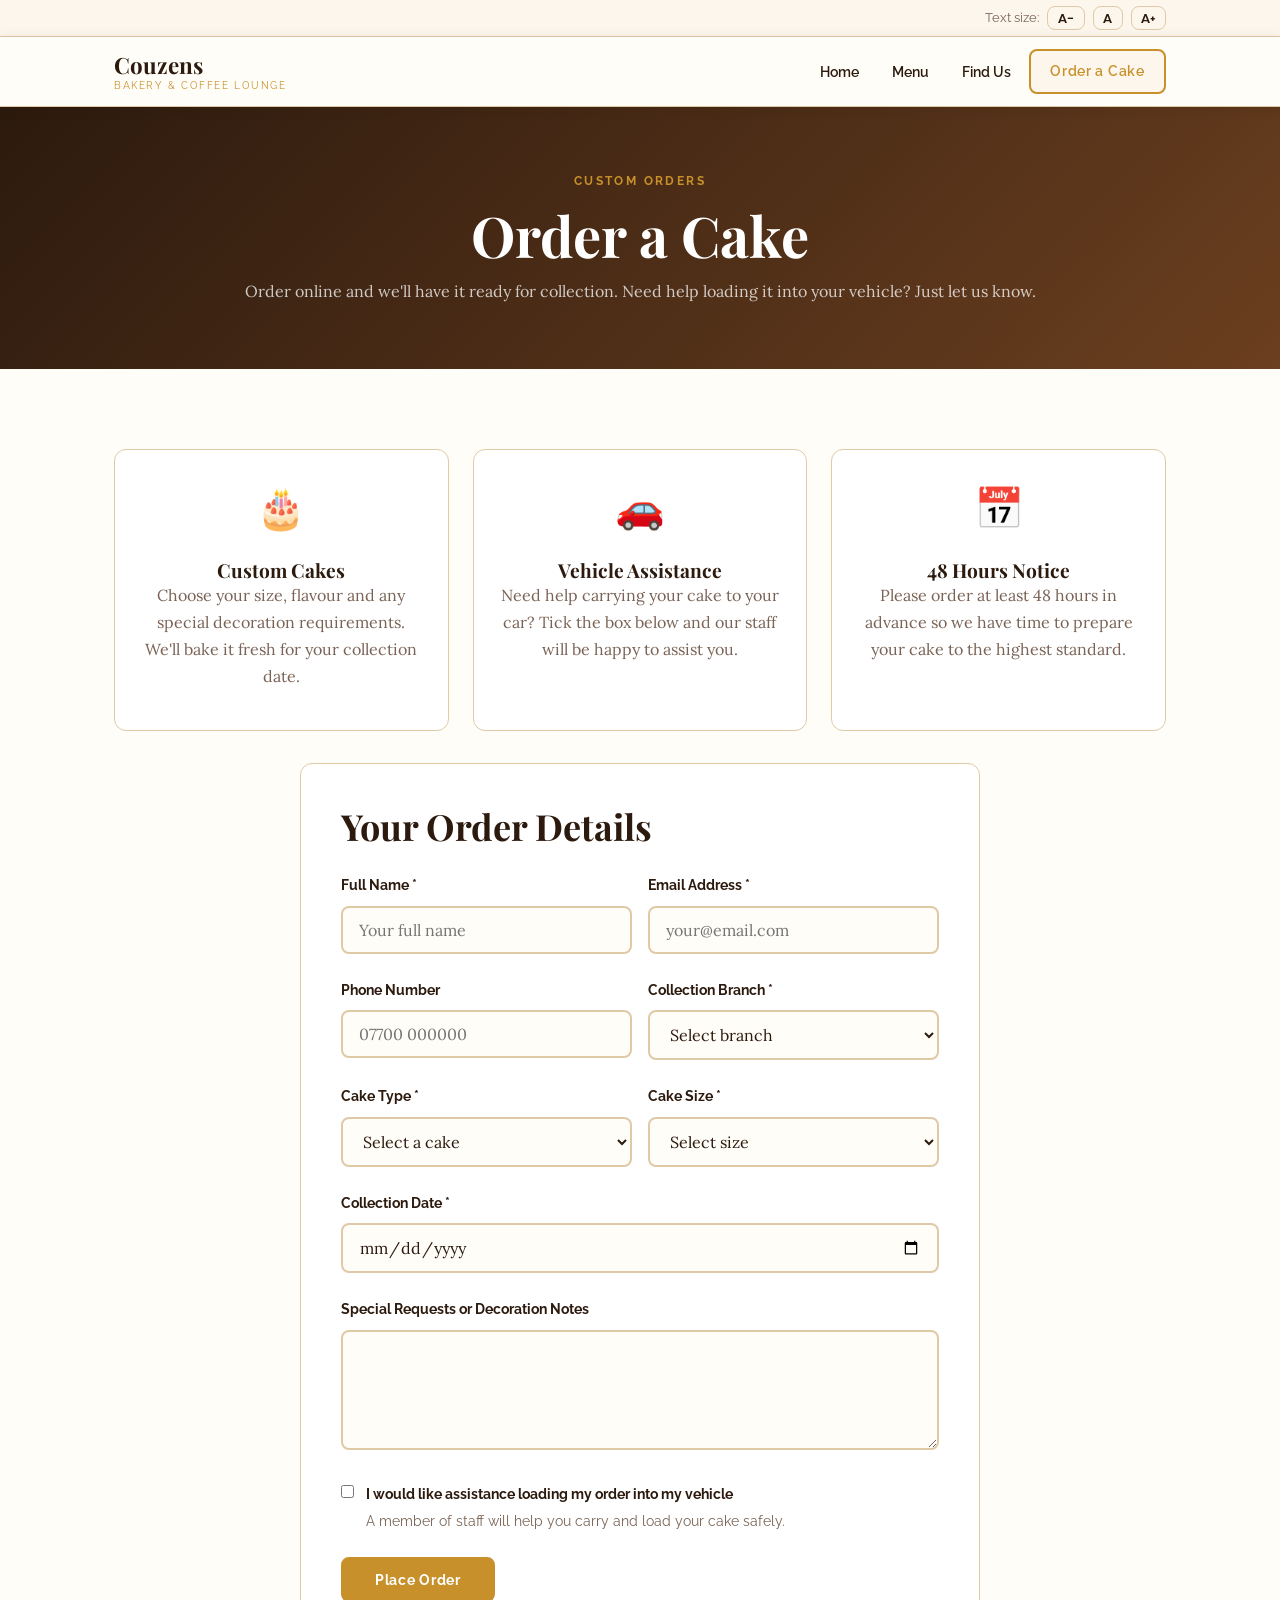
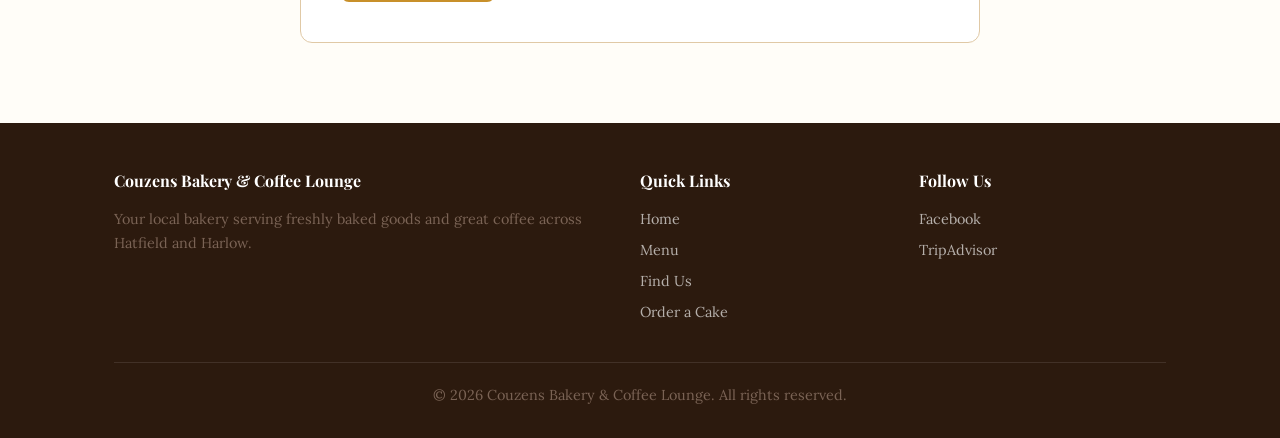
<file: order.html>
<!DOCTYPE html>
<html lang="en">
<head>
  <meta charset="UTF-8" />
  <meta name="viewport" content="width=device-width, initial-scale=1.0" />
  <meta name="description" content="Order a custom cake from Couzens Bakery online. We can also arrange assistance loading your order into your vehicle." />
  <title>Order a Cake — Couzens Bakery & Coffee Lounge</title>
  <link rel="preconnect" href="https://fonts.googleapis.com" />
  <link rel="preconnect" href="https://fonts.gstatic.com" crossorigin />
  <link href="https://fonts.googleapis.com/css2?family=Playfair+Display:wght@400;700&family=Lora&family=Raleway:wght@400;600;700&display=swap" rel="stylesheet" />
  <link rel="stylesheet" href="css/style.css" />
</head>
<body>

  <a class="skip-link" href="#main">Skip to main content</a>

  <div class="a11y-bar" role="toolbar" aria-label="Text size controls">
    <div class="container">
      <span>Text size:</span>
      <button class="font-btn" data-action="decrease" aria-label="Decrease text size">A−</button>
      <button class="font-btn" data-action="reset"    aria-label="Reset text size">A</button>
      <button class="font-btn" data-action="increase" aria-label="Increase text size">A+</button>
    </div>
  </div>

  <nav class="navbar" aria-label="Main navigation">
    <div class="container">
      <a href="index.html" class="nav-logo" aria-label="Couzens Bakery home">
        Couzens
        <span>Bakery &amp; Coffee Lounge</span>
      </a>
      <button class="nav-toggle" aria-expanded="false" aria-controls="nav-links" aria-label="Toggle navigation menu">
        <span></span><span></span><span></span>
      </button>
      <ul class="nav-links" id="nav-links" role="list">
        <li><a href="index.html">Home</a></li>
        <li><a href="menu.html">Menu</a></li>
        <li><a href="info.html">Find Us</a></li>
        <li><a href="order.html" class="btn btn-primary active">Order a Cake</a></li>
      </ul>
    </div>
  </nav>

  <main id="main">

    <div class="page-hero">
      <div class="container">
        <span class="section-label">Custom Orders</span>
        <h1>Order a Cake</h1>
        <p>Order online and we'll have it ready for collection. Need help loading it into your vehicle? Just let us know.</p>
      </div>
    </div>

    <section class="section">
      <div class="container">

        <div class="features-grid mb-2">
          <article class="card">
            <div class="card-body text-center">
              <span class="card-icon" aria-hidden="true">🎂</span>
              <h3>Custom Cakes</h3>
              <p>Choose your size, flavour and any special decoration requirements. We'll bake it fresh for your collection date.</p>
            </div>
          </article>
          <article class="card">
            <div class="card-body text-center">
              <span class="card-icon" aria-hidden="true">🚗</span>
              <h3>Vehicle Assistance</h3>
              <p>Need help carrying your cake to your car? Tick the box below and our staff will be happy to assist you.</p>
            </div>
          </article>
          <article class="card">
            <div class="card-body text-center">
              <span class="card-icon" aria-hidden="true">📅</span>
              <h3>48 Hours Notice</h3>
              <p>Please order at least 48 hours in advance so we have time to prepare your cake to the highest standard.</p>
            </div>
          </article>
        </div>

        <div class="form-card">
          <h2 style="margin-bottom:1.5rem;">Your Order Details</h2>

          <form id="order-form" novalidate>

            <div class="form-row">
              <div class="form-group">
                <label for="name">Full Name <span aria-hidden="true">*</span></label>
                <input
                  type="text"
                  id="name"
                  name="name"
                  required
                  autocomplete="name"
                  placeholder="Your full name" />
              </div>
              <div class="form-group">
                <label for="email">Email Address <span aria-hidden="true">*</span></label>
                <input
                  type="email"
                  id="email"
                  name="email"
                  required
                  autocomplete="email"
                  placeholder="your@email.com" />
              </div>
            </div>

            <div class="form-row">
              <div class="form-group">
                <label for="phone">Phone Number</label>
                <input
                  type="tel"
                  id="phone"
                  name="phone"
                  autocomplete="tel"
                  placeholder="07700 000000" />
              </div>
              <div class="form-group">
                <label for="branch">Collection Branch <span aria-hidden="true">*</span></label>
                <select id="branch" name="branch" required>
                  <option value="">Select branch</option>
                  <option value="hatfield">Hatfield</option>
                  <option value="harlow">Harlow</option>
                </select>
              </div>
            </div>

            <div class="form-row">
              <div class="form-group">
                <label for="cake-type">Cake Type <span aria-hidden="true">*</span></label>
                <select id="cake-type" name="cake-type" required>
                  <option value="">Select a cake</option>
                  <option value="victoria">Victoria Sponge</option>
                  <option value="chocolate">Chocolate Fudge Cake</option>
                  <option value="lemon">Lemon Drizzle</option>
                  <option value="coffee-walnut">Coffee &amp; Walnut</option>
                  <option value="carrot">Carrot Cake</option>
                  <option value="custom">Custom / Other</option>
                </select>
              </div>
              <div class="form-group">
                <label for="cake-size">Cake Size <span aria-hidden="true">*</span></label>
                <select id="cake-size" name="cake-size" required>
                  <option value="">Select size</option>
                  <option value="small">Small — serves 8 (£22)</option>
                  <option value="medium">Medium — serves 16 (£38)</option>
                  <option value="large">Large — serves 24 (£55)</option>
                </select>
              </div>
            </div>

            <div class="form-group">
              <label for="collection-date">Collection Date <span aria-hidden="true">*</span></label>
              <input
                type="date"
                id="collection-date"
                name="collection-date"
                required />
            </div>

            <div class="form-group">
              <label for="message">Special Requests or Decoration Notes</label>
              <textarea
                id="message"
                name="message"
                placeholder="E.g. Happy Birthday Sarah, nut-free please, specific colours...">
              </textarea>
            </div>

            <div class="form-group">
              <label style="display:flex; align-items:flex-start; gap:0.75rem; cursor:pointer; font-weight:400;">
                <input
                  type="checkbox"
                  id="vehicle-assist"
                  name="vehicle-assist"
                  style="width:auto; margin-top:0.2rem;"
                  aria-describedby="vehicle-assist-desc" />
                <span>
                  <strong>I would like assistance loading my order into my vehicle</strong>
                  <span id="vehicle-assist-desc" style="display:block; font-size:0.85rem; color:var(--text-muted); margin-top:0.2rem;">
                    A member of staff will help you carry and load your cake safely.
                  </span>
                </span>
              </label>
            </div>

            <button type="submit" class="btn btn-primary">Place Order</button>

            <div id="success-msg" class="success-msg" role="alert" aria-live="polite">
              ✅ Thank you! Your order has been received. We will contact you within 24 hours to confirm.
            </div>

          </form>
        </div>

      </div>
    </section>

  </main>

  <footer class="footer" role="contentinfo">
    <div class="container">
      <div class="footer-grid">
        <div>
          <h4>Couzens Bakery &amp; Coffee Lounge</h4>
          <p>Your local bakery serving freshly baked goods and great coffee across Hatfield and Harlow.</p>
        </div>
        <div>
          <h4>Quick Links</h4>
          <ul>
            <li><a href="index.html">Home</a></li>
            <li><a href="menu.html">Menu</a></li>
            <li><a href="info.html">Find Us</a></li>
            <li><a href="order.html">Order a Cake</a></li>
          </ul>
        </div>
        <div>
          <h4>Follow Us</h4>
          <ul>
            <li><a href="https://www.facebook.com" target="_blank" rel="noopener noreferrer">Facebook</a></li>
            <li><a href="https://www.tripadvisor.co.uk" target="_blank" rel="noopener noreferrer">TripAdvisor</a></li>
          </ul>
        </div>
      </div>
      <div class="footer-bottom">
        <p>&copy; 2026 Couzens Bakery &amp; Coffee Lounge. All rights reserved.</p>
      </div>
    </div>
  </footer>

  <script src="js/main.js"></script>
</body>
</html>
</file>
<file: css/style.css>
/* Couzens Bakery & Coffee Lounge — Main Stylesheet */

:root {
  --cream:       #fdf6ec;
  --warm-white:  #fffdf8;
  --brown-dark:  #2c1a0e;
  --brown-mid:   #6b3f1f;
  --brown-light: #a0623a;
  --gold:        #c8902a;
  --gold-light:  #e8b84b;
  --text:        #2c1a0e;
  --text-muted:  #7a6355;
  --border:      #e0c9a6;
  --shadow:      rgba(44,26,14,0.12);
  --nav-height:  70px;
  --radius:      8px;
  --transition:  0.25s ease;
}

*, *::before, *::after { box-sizing: border-box; margin: 0; padding: 0; }
html { scroll-behavior: smooth; font-size: 16px; }
body {
  font-family: 'Lora', Georgia, serif;
  background: var(--warm-white);
  color: var(--text);
  line-height: 1.7;
}
img { max-width: 100%; height: auto; display: block; }
a { color: var(--brown-mid); text-decoration: none; transition: color var(--transition); }
a:hover { color: var(--gold); }
a:focus-visible { outline: 3px solid var(--gold-light); outline-offset: 2px; }
ul { list-style: none; }

.skip-link {
  position: absolute;
  top: -100%;
  left: 1rem;
  background: var(--brown-dark);
  color: #fff;
  padding: 0.5rem 1rem;
  border-radius: var(--radius);
  font-size: 0.9rem;
  z-index: 9999;
  transition: top var(--transition);
}
.skip-link:focus { top: 1rem; }

h1, h2, h3, h4 {
  font-family: 'Playfair Display', Georgia, serif;
  line-height: 1.25;
  color: var(--brown-dark);
}
h1 { font-size: clamp(2rem, 5vw, 3.5rem); }
h2 { font-size: clamp(1.5rem, 3vw, 2.25rem); margin-bottom: 0.5rem; }
h3 { font-size: 1.2rem; }
p  { margin-bottom: 1rem; color: var(--text-muted); }

.section-label {
  font-family: 'Raleway', sans-serif;
  font-size: 0.75rem;
  font-weight: 700;
  letter-spacing: 0.2em;
  text-transform: uppercase;
  color: var(--gold);
  display: block;
  margin-bottom: 0.5rem;
}

.container {
  max-width: 1100px;
  margin: 0 auto;
  padding: 0 1.5rem;
}
.section { padding: 5rem 0; }
.section--alt { background: var(--cream); }
.text-center { text-align: center; }
.mt-2 { margin-top: 2rem; }
.mb-2 { margin-bottom: 2rem; }

.btn {
  display: inline-block;
  padding: 0.75rem 2rem;
  border-radius: var(--radius);
  font-family: 'Raleway', sans-serif;
  font-weight: 700;
  font-size: 0.9rem;
  letter-spacing: 0.05em;
  cursor: pointer;
  transition: background var(--transition), transform var(--transition), box-shadow var(--transition);
  border: 2px solid transparent;
}
.btn:focus-visible { outline: 3px solid var(--gold-light); outline-offset: 2px; }
.btn-primary { background: var(--gold); color: #fff; border-color: var(--gold); }
.btn-primary:hover {
  background: var(--brown-mid); border-color: var(--brown-mid);
  color: #fff; transform: translateY(-2px); box-shadow: 0 6px 20px var(--shadow);
}
.btn-outline { background: transparent; color: var(--brown-dark); border-color: var(--brown-dark); }
.btn-outline:hover { background: var(--brown-dark); color: #fff; transform: translateY(-2px); }

.navbar {
  position: sticky;
  top: 0;
  z-index: 100;
  background: var(--warm-white);
  border-bottom: 1px solid var(--border);
  height: var(--nav-height);
  display: flex;
  align-items: center;
  box-shadow: 0 2px 12px var(--shadow);
}
.navbar .container {
  display: flex;
  align-items: center;
  justify-content: space-between;
  width: 100%;
}
.nav-logo {
  font-family: 'Playfair Display', Georgia, serif;
  font-size: 1.4rem;
  font-weight: 700;
  color: var(--brown-dark);
  line-height: 1.2;
}
.nav-logo span {
  display: block;
  font-size: 0.65rem;
  font-weight: 400;
  letter-spacing: 0.15em;
  color: var(--gold);
  text-transform: uppercase;
  font-family: 'Raleway', sans-serif;
}
.nav-links {
  display: flex;
  gap: 0.25rem;
  align-items: center;
}
.nav-links a {
  padding: 0.5rem 0.9rem;
  border-radius: var(--radius);
  font-family: 'Raleway', sans-serif;
  font-size: 0.9rem;
  font-weight: 600;
  color: var(--text);
  transition: background var(--transition), color var(--transition);
}
.nav-links a:hover,
.nav-links a.active { background: var(--cream); color: var(--gold); }
.nav-links .btn-primary { padding: 0.5rem 1.2rem; color: #fff; }
.nav-links .btn-primary:hover { color: #fff; background: var(--brown-mid); }

.nav-toggle {
  display: none;
  flex-direction: column;
  gap: 5px;
  cursor: pointer;
  background: none;
  border: none;
  padding: 8px;
  border-radius: var(--radius);
}
.nav-toggle:focus-visible { outline: 3px solid var(--gold-light); }
.nav-toggle span {
  display: block;
  width: 24px;
  height: 2px;
  background: var(--brown-dark);
  border-radius: 2px;
  transition: transform var(--transition), opacity var(--transition);
}
.nav-toggle[aria-expanded="true"] span:nth-child(1) { transform: translateY(7px) rotate(45deg); }
.nav-toggle[aria-expanded="true"] span:nth-child(2) { opacity: 0; }
.nav-toggle[aria-expanded="true"] span:nth-child(3) { transform: translateY(-7px) rotate(-45deg); }

.hero {
  background: linear-gradient(135deg, var(--brown-dark) 0%, var(--brown-mid) 60%, var(--gold) 100%);
  min-height: 88vh;
  display: flex;
  align-items: center;
  position: relative;
  overflow: hidden;
}
.hero-content { position: relative; z-index: 1; color: #fff; max-width: 620px; }
.hero-content .section-label { color: var(--gold-light); }
.hero-content h1 { color: #fff; margin-bottom: 1.25rem; }
.hero-content p { color: rgba(255,255,255,0.8); font-size: 1.1rem; margin-bottom: 2rem; }
.hero-badges { display: flex; gap: 1rem; flex-wrap: wrap; margin-bottom: 2.5rem; }
.hero-badge {
  background: rgba(255,255,255,0.12);
  border: 1px solid rgba(255,255,255,0.2);
  border-radius: 50px;
  padding: 0.35rem 1rem;
  font-family: 'Raleway', sans-serif;
  font-size: 0.8rem;
  color: rgba(255,255,255,0.9);
}
.hero-ctas { display: flex; gap: 1rem; flex-wrap: wrap; }
.hero-ctas .btn-outline { border-color: rgba(255,255,255,0.5); color: #fff; }
.hero-ctas .btn-outline:hover { background: rgba(255,255,255,0.15); color: #fff; }

.card {
  background: #fff;
  border: 1px solid var(--border);
  border-radius: 12px;
  overflow: hidden;
  transition: transform var(--transition), box-shadow var(--transition);
}
.card:hover { transform: translateY(-4px); box-shadow: 0 12px 32px var(--shadow); }
.card-body { padding: 1.5rem; }
.card-icon { font-size: 2.5rem; margin-bottom: 1rem; display: block; }

.features-grid {
  display: grid;
  grid-template-columns: repeat(3, 1fr);
  gap: 1.5rem;
}

.menu-filter {
  display: flex;
  gap: 0.5rem;
  flex-wrap: wrap;
  margin-bottom: 2rem;
  justify-content: center;
}
.filter-btn {
  padding: 0.45rem 1.2rem;
  border: 2px solid var(--border);
  border-radius: 50px;
  background: #fff;
  font-family: 'Raleway', sans-serif;
  font-size: 0.85rem;
  font-weight: 600;
  color: var(--text-muted);
  cursor: pointer;
  transition: all var(--transition);
}
.filter-btn:hover, .filter-btn.active { background: var(--gold); border-color: var(--gold); color: #fff; }
.filter-btn:focus-visible { outline: 3px solid var(--gold-light); outline-offset: 2px; }

.menu-section { margin-bottom: 3rem; }
.menu-section h2 { border-bottom: 2px solid var(--border); padding-bottom: 0.75rem; margin-bottom: 1.5rem; }
.menu-grid { display: grid; grid-template-columns: repeat(auto-fill, minmax(280px, 1fr)); gap: 1.25rem; }

.menu-item {
  background: #fff;
  border: 1px solid var(--border);
  border-radius: var(--radius);
  padding: 1.25rem;
  display: flex;
  justify-content: space-between;
  align-items: flex-start;
  gap: 1rem;
  transition: box-shadow var(--transition);
}
.menu-item:hover { box-shadow: 0 4px 16px var(--shadow); }
.menu-item-info { flex: 1; }
.menu-item-name { font-weight: 700; font-family: 'Playfair Display', serif; margin-bottom: 0.25rem; color: var(--brown-dark); font-size: 1rem; }
.menu-item-desc { font-size: 0.85rem; color: var(--text-muted); margin-bottom: 0.5rem; line-height: 1.4; }
.menu-item-price { font-family: 'Raleway', sans-serif; font-weight: 700; font-size: 1.1rem; color: var(--gold); white-space: nowrap; }

.badge {
  display: inline-block;
  padding: 0.2rem 0.6rem;
  border-radius: 50px;
  font-size: 0.7rem;
  font-family: 'Raleway', sans-serif;
  font-weight: 700;
  margin-right: 0.25rem;
  margin-top: 0.25rem;
}
.badge-nut     { background: #fef3cd; color: #856404; border: 1px solid #ffc107; }
.badge-dairy   { background: #d1ecf1; color: #0c5460; border: 1px solid #17a2b8; }
.badge-gluten  { background: #f8d7da; color: #721c24; border: 1px solid #dc3545; }
.badge-vegan   { background: #d4edda; color: #155724; border: 1px solid #28a745; }
.badge-special { background: var(--gold); color: #fff; }

.hours-table { width: 100%; border-collapse: collapse; }
.hours-table td { padding: 0.6rem 0.5rem; border-bottom: 1px solid var(--border); font-size: 0.95rem; }
.hours-table td:first-child { font-weight: 600; color: var(--brown-dark); }
.hours-table td:last-child { color: var(--text-muted); text-align: right; }

.branch-card {
  background: #fff;
  border: 1px solid var(--border);
  border-radius: 12px;
  padding: 2rem;
}
.branch-card h3 { font-size: 1.4rem; margin-bottom: 1rem; }
.branch-info-list li {
  display: flex;
  align-items: flex-start;
  gap: 0.75rem;
  margin-bottom: 0.75rem;
  font-size: 0.95rem;
  color: var(--text-muted);
}
.branch-info-list .icon { font-size: 1.1rem; margin-top: 0.1rem; }

.map-container {
  border-radius: 12px;
  overflow: hidden;
  border: 1px solid var(--border);
  margin-top: 1rem;
}
.map-container iframe { display: block; width: 100%; height: 280px; border: none; }

.form-card {
  background: #fff;
  border: 1px solid var(--border);
  border-radius: 12px;
  padding: 2.5rem;
  max-width: 680px;
  margin: 0 auto;
}
.form-group { margin-bottom: 1.5rem; }
.form-group label {
  display: block;
  font-family: 'Raleway', sans-serif;
  font-weight: 700;
  font-size: 0.9rem;
  margin-bottom: 0.5rem;
  color: var(--brown-dark);
}
.form-group input,
.form-group select,
.form-group textarea {
  width: 100%;
  padding: 0.75rem 1rem;
  border: 2px solid var(--border);
  border-radius: var(--radius);
  font-family: 'Lora', Georgia, serif;
  font-size: 1rem;
  color: var(--text);
  background: var(--warm-white);
  transition: border-color var(--transition);
}
.form-group input:focus,
.form-group select:focus,
.form-group textarea:focus {
  outline: none;
  border-color: var(--gold);
  box-shadow: 0 0 0 3px rgba(200,144,42,0.15);
}
.form-group textarea { resize: vertical; min-height: 120px; }
.form-row { display: grid; grid-template-columns: 1fr 1fr; gap: 1rem; }

.a11y-bar {
  background: var(--cream);
  border-bottom: 1px solid var(--border);
  padding: 0.4rem 0;
}
.a11y-bar .container { display: flex; align-items: center; justify-content: flex-end; gap: 0.5rem; }
.a11y-bar span { font-family: 'Raleway', sans-serif; font-size: 0.8rem; color: var(--text-muted); }
.font-btn {
  background: none;
  border: 1px solid var(--border);
  border-radius: var(--radius);
  cursor: pointer;
  padding: 0.2rem 0.6rem;
  font-family: 'Raleway', sans-serif;
  font-size: 0.8rem;
  font-weight: 700;
  color: var(--brown-dark);
  transition: all var(--transition);
}
.font-btn:hover { background: var(--gold); color: #fff; border-color: var(--gold); }
.font-btn:focus-visible { outline: 3px solid var(--gold-light); outline-offset: 2px; }

.page-hero {
  background: linear-gradient(135deg, var(--brown-dark), var(--brown-mid));
  padding: 4rem 0;
  text-align: center;
  color: #fff;
}
.page-hero h1 { color: #fff; margin-bottom: 0.5rem; }
.page-hero p { color: rgba(255,255,255,0.75); margin: 0; }

.footer {
  background: var(--brown-dark);
  color: rgba(255,255,255,0.75);
  padding: 3rem 0 1.5rem;
}
.footer-grid {
  display: grid;
  grid-template-columns: 2fr 1fr 1fr;
  gap: 2rem;
  margin-bottom: 2rem;
}
.footer h4 { color: #fff; font-size: 1rem; margin-bottom: 1rem; }
.footer p, .footer li { font-size: 0.9rem; margin-bottom: 0.4rem; }
.footer a { color: rgba(255,255,255,0.65); font-size: 0.9rem; }
.footer a:hover { color: var(--gold-light); }
.footer-bottom {
  border-top: 1px solid rgba(255,255,255,0.1);
  padding-top: 1.25rem;
  text-align: center;
  font-size: 0.8rem;
  color: rgba(255,255,255,0.4);
}

.tag-legend {
  display: flex;
  flex-wrap: wrap;
  gap: 0.5rem;
  margin-bottom: 1.5rem;
  padding: 1rem;
  background: var(--cream);
  border-radius: var(--radius);
  border: 1px solid var(--border);
}
.tag-legend span { font-family: 'Raleway', sans-serif; font-size: 0.8rem; color: var(--text-muted); align-self: center; }

.branches-grid { display: grid; grid-template-columns: 1fr 1fr; gap: 2rem; }

.success-msg {
  display: none;
  background: #d4edda;
  color: #155724;
  border: 1px solid #28a745;
  border-radius: var(--radius);
  padding: 1rem 1.25rem;
  margin-top: 1rem;
  font-family: 'Raleway', sans-serif;
  font-size: 0.95rem;
}

@media (max-width: 900px) {
  .features-grid { grid-template-columns: 1fr 1fr; }
  .footer-grid { grid-template-columns: 1fr 1fr; }
  .branches-grid { grid-template-columns: 1fr; }
}

@media (max-width: 700px) {
  .nav-links {
    display: none;
    flex-direction: column;
    position: absolute;
    top: var(--nav-height);
    left: 0; right: 0;
    background: var(--warm-white);
    border-bottom: 1px solid var(--border);
    padding: 1rem;
    gap: 0.25rem;
    box-shadow: 0 8px 24px var(--shadow);
  }
  .nav-links.open { display: flex; }
  .nav-links a { width: 100%; display: block; padding: 0.75rem 1rem; }
  .nav-toggle { display: flex; }
  .navbar { position: relative; }

  .features-grid { grid-template-columns: 1fr; }
  .form-row { grid-template-columns: 1fr; }
  .footer-grid { grid-template-columns: 1fr; }
  .section { padding: 3rem 0; }

  .hero { min-height: 70vh; }
  .hero-content { padding: 2rem 0; }
}

@media (max-width: 480px) {
  .menu-grid { grid-template-columns: 1fr; }
  .hero-ctas { flex-direction: column; }
  .hero-ctas .btn { text-align: center; }
}
</file>
